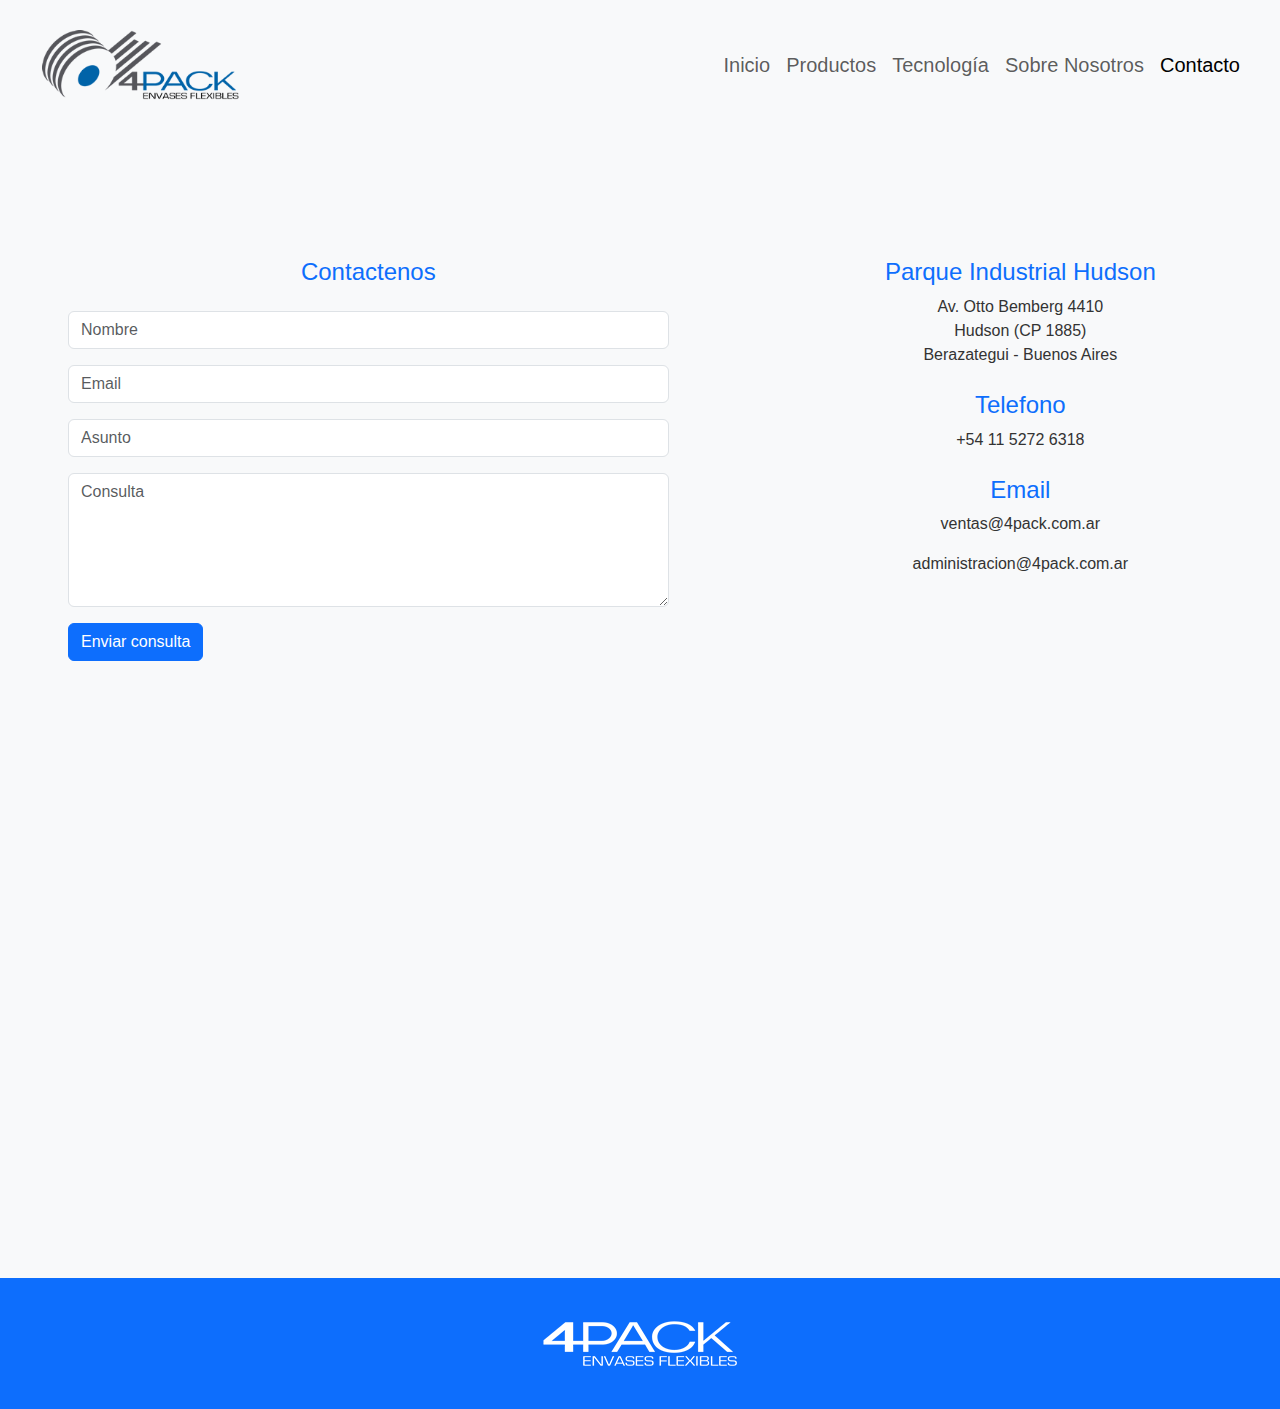
<file: contacto.html>
<!DOCTYPE html>
<html lang="es">
<head>
    <meta charset="UTF-8">
    <meta name="viewport" content="width=device-width, initial-scale=1.0">
    <title>Contacto</title>
    <link href="https://cdn.jsdelivr.net/npm/bootstrap@5.1.3/dist/css/bootstrap.min.css" rel="stylesheet">
    <link href="https://use.fontawesome.com/releases/v5.8.1/css/all.css" rel="stylesheet" integrity="sha384-50oBUHEmvpQ+1lW4y57PTFmhCaXp0ML5d60M1M7uH2+nqUivzIebhndOJK28anvf" crossorigin="anonymous">
    <link href="./styles/styles.css" rel="stylesheet">
</head>
<body>
    <div id="navbar"></div>

    <div class="my-8" id="contacto">
        <section id="sp-main-body">
            <div>
                <div class="row">
                    <div class=" px-6 mb-3 col-md-7">
                        <div class="text-center mb-4">
                            <h4>Contactenos</h4>
                        </div>
                        <form id="contactForm" class="mb-3 pr-3">
                            <div class="mb-3">
                                <input type="text" name="name" class="form-control" placeholder="Nombre" required>
                            </div>
                            <div class="mb-3">
                                <input type="email" name="email" class="form-control" placeholder="Email" required>
                            </div>
                            <div class="mb-3">
                                <input type="text" name="subject" class="form-control" placeholder="Asunto" required>
                            </div>
                            <div class="mb-3">
                                <textarea name="message" rows="5" class="form-control" placeholder="Consulta" required></textarea>
                            </div>
                            <button type="submit" class="btn btn-primary">Enviar consulta</button>
                        </form>
                    </div>
                    <div class="col-md-5">
                        <div class="text-center mb-4">
                            <i class="fa fa-map-marker fa-2x"></i>
                            <h4>Parque Industrial Hudson</h4>
                            <p>Av. Otto Bemberg 4410<br>Hudson (CP 1885)<br>Berazategui - Buenos Aires</p>
                        </div>
                        <div class="text-center mb-4">
                            <i class="fa fa-phone fa-2x"></i>
                            <h4>Telefono</h4>
                            <p>+54 11 5272 6318</p>
                        </div>
                        <div class="text-center mb-4">
                            <i class="fa fa-envelope fa-2x"></i>
                            <h4>Email</h4>
                            <p>ventas@4pack.com.ar</p>
                            <p>administracion@4pack.com.ar</p>
                        </div>
                    </div>
                </div>
            </div>
        </section>
    </div>
    <iframe src="https://www.google.com/maps/embed?pb=!1m14!1m8!1m3!1d26212.010352926267!2d-58.174745!3d-34.793328!3m2!1i1024!2i768!4f13.1!3m3!1m2!1s0x95a327cdda2d9f15%3A0x64d4f5391b1bf1e9!2sParque%20Industrial%20Hudson%20(%20Av%20Bemberg%204400%20)!5e0!3m2!1ses-419!2sus!4v1719184961464!5m2!1ses-419!2sus" width="100%" height="450" style="border:0;" allowfullscreen="" loading="lazy" referrerpolicy="no-referrer-when-downgrade"></iframe>

    <div class="bg-primary">
        <div class="d-flex p-4 justify-content-center">
            <img src="./images/logo/logo-blanco-1.png" class="img-fluid my-3" alt="Logo"></img>
        </div>
    </div>

    <script src="./js/index.js"></script>
    <script src="https://cdn.jsdelivr.net/npm/bootstrap@5.1.3/dist/js/bootstrap.bundle.min.js"></script>
    <script src="https://www.google.com/recaptcha/api.js" async defer></script>
    <script>
        document.addEventListener('DOMContentLoaded', function () {
            const form = document.getElementById('contactForm');

            form.addEventListener('submit', function (event) {
                event.preventDefault();

                if (form.checkValidity()) {
                    const alertSuccess = `
                        <div class="alert alert-success alert-dismissible fade show" role="alert">
                            <svg class="bi" width="24" height="24" role="img" aria-label="Success:">
                                <use xlink:href="#check-circle-fill"/>
                            </svg>
                            <div>
                                Se envió correctamente
                            </div>
                            <button type="button" class="btn-close" data-bs-dismiss="alert" aria-label="Close"></button>
                        </div>
                    `;
                    form.insertAdjacentHTML('beforebegin', alertSuccess);

                    form.reset(); 
                } else {
                    alert('Por favor, completa todos los campos requeridos.');
                }
            });
        });
    </script>
</body>
</html>
</file>
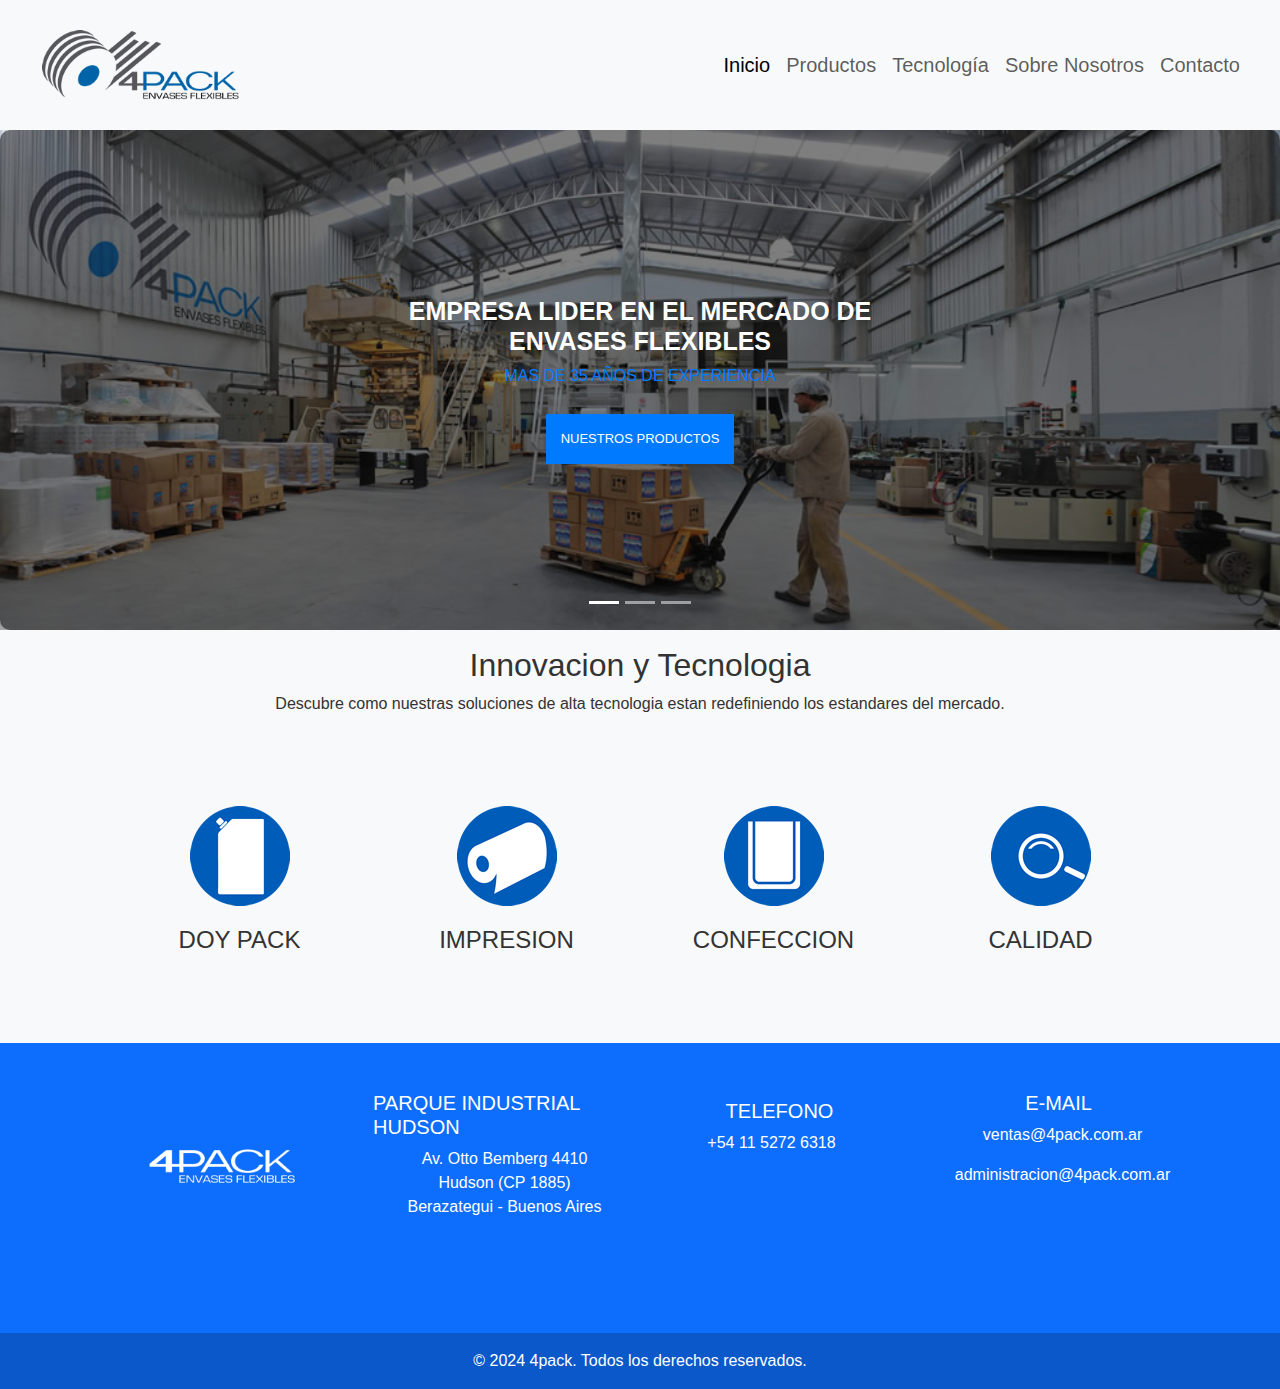
<file: inicio.html>
<!DOCTYPE html>
<html lang="es">
<head>
    <meta charset="UTF-8">
    <meta name="viewport" content="width=device-width, initial-scale=1.0">
    <title>inicio</title>
    <link href="https://cdn.jsdelivr.net/npm/bootstrap@5.1.3/dist/css/bootstrap.min.css" rel="stylesheet">
    <link href="./styles/styles.css" rel="stylesheet">
    <link rel="stylesheet" href="https://use.fontawesome.com/releases/v5.8.1/css/all.css" integrity="sha384-50oBUHEmvpQ+1lW4y57PTFmhCaXp0ML5d60M1M7uH2+nqUivzIebhndOJK28anvf" crossorigin="anonymous">
</head>
<body>
    <div id="navbar"></div>

    <main>
        <div id="carouselExampleCaptions" class="carousel slide" data-bs-ride="carousel">
            <div class="carousel-indicators">
                <button type="button" data-bs-target="#carouselExampleCaptions" data-bs-slide-to="0" class="active" aria-current="true" aria-label="Slide 1"></button>
                <button type="button" data-bs-target="#carouselExampleCaptions" data-bs-slide-to="1" aria-label="Slide 2"></button>
                <button type="button" data-bs-target="#carouselExampleCaptions" data-bs-slide-to="2" aria-label="Slide 3"></button>
            </div>
            <div class="carousel-inner">
                <div class="carousel-item active">
                    <div class="carousel-caption">
                        <div>
                            <h3>EMPRESA LIDER EN EL MERCADO DE <br>ENVASES FLEXIBLES</h3>
                            <p>MAS DE 35 AÑOS DE EXPERIENCIA</p>
                            <a class="btn btn-primary" href="./productos.html">NUESTROS PRODUCTOS</a>
                        </div>
                    </div>
                    <img src="./images/varios/empresa.jpg" class="d-block w-100" alt="empresa">
                </div>
                <div class="carousel-item">
                    <div class="carousel-caption">
                        <div>
                            <h3>CALIDAD ASEGURADA</h3>
                            <p>MAS DE 35 AÑOS DE EXPERIENCIA</p>
                            <a class="btn btn-primary" href="./productos.html">NUESTRO COMPROMISO</a>
                        </div>
                    </div>
                    <img src="./images/varios/slider.jpg" class="d-block w-100" alt="COMPROMISO">
                </div>
                <div class="carousel-item">
                    <div class="carousel-caption">
                        <div>    
                            <h3>INNOVACION Y TECNOLOGIA</h3>
                            <p>MAS DE 35 AÑOS DE EXPERIENCIA</p>
                            <a class="btn btn-primary" href="./productos.html">NUESTROS PROCESOS</a>
                        </div>
                    </div>
                    <img src="./images/varios/calidad.jpg" class="d-block w-100" alt="INNOVACION">
                </div>
            </div>
        </div>

        <section class="section-tecnologia mt-3">
            <div class="container-tech text-center">
                <h2>Innovacion y Tecnologia</h2>
                <p>Descubre como nuestras soluciones de alta tecnologia estan redefiniendo los estandares del mercado.</p>
            </div>
        </section>
        <section class="my-5r w-100 px-5 container section-doy">
            <div class="row text-center">
                <div class="col-6 col-md-3">
                    <a href="/tecnologia.html#doy-pack">
                        <img class="img-fluid" src="./images/varios/doy-pack.png" alt="tecnologia">
                    </a>
                    <h4>DOY PACK</h4>
                </div>
                <div class="col-6 col-md-3">
                    <a href="/tecnologia.html#impresion">
                        <img class="img-fluid" src="./images/varios/impresion.png" alt="impresion">
                    </a>
                    <h4>IMPRESION</h4>
                </div>
                <div class="col-6 col-md-3">
                    <a href="/tecnologia.html#confeccion">
                        <img class="img-fluid" src="./images/varios/confeccion.png" alt="confeccion">
                    </a>
                    <h4>CONFECCION</h4>
                </div>
                <div class="col-6 col-md-3">
                    <a href="/tecnologia.html#calidad">
                        <img class="img-fluid" src="./images/varios/calidad.png" alt="doy-pack">
                    </a>
                    <h4>CALIDAD</h4>
                </div>
            </div>
        </section>
        
    </main>

    <footer class="bg-primary" id="pie-pagina"></footer>

    <script src="./js/index.js"></script>
    <script src="https://cdn.jsdelivr.net/npm/bootstrap@5.1.3/dist/js/bootstrap.bundle.min.js"></script>
</body>
</html>
</file>
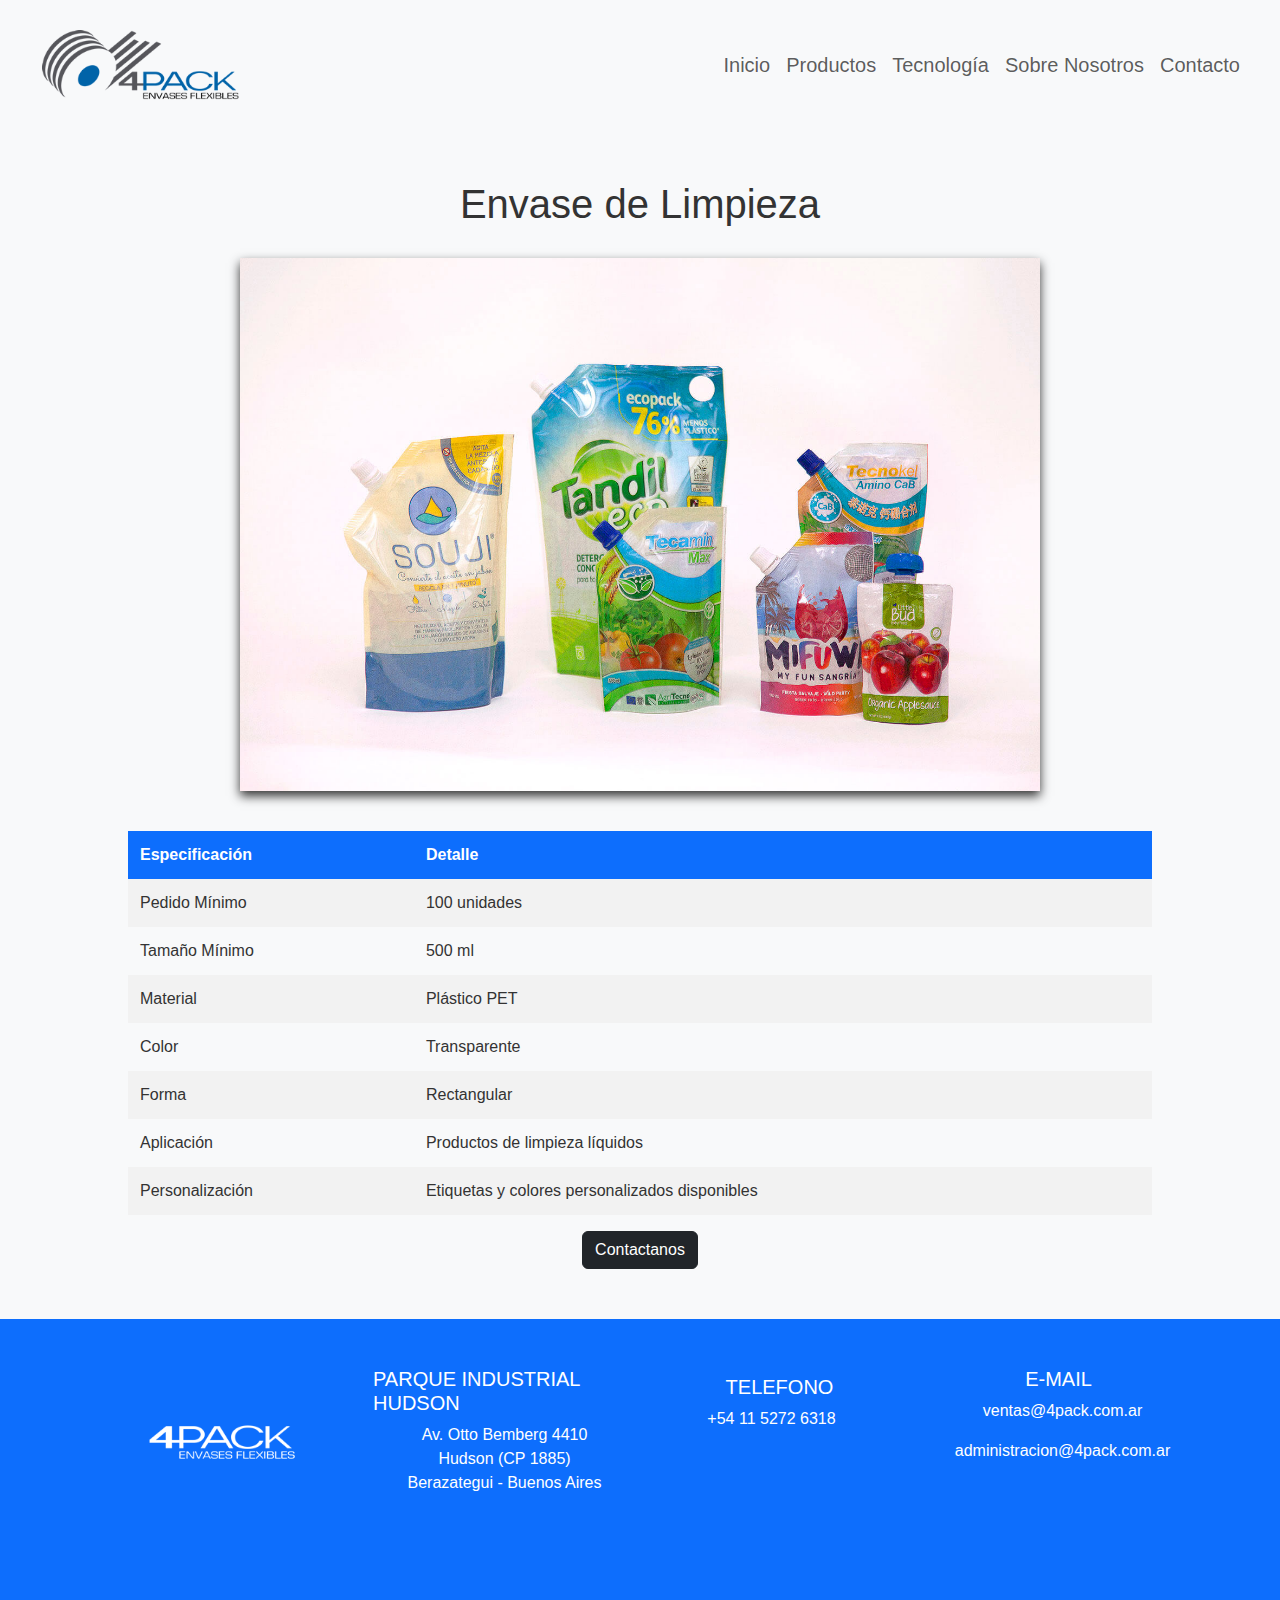
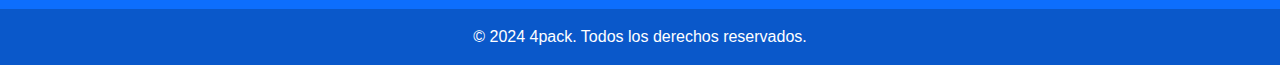
<file: producto-1.html>
<!DOCTYPE html>
<html lang="es">
<head>
    <meta charset="UTF-8">
    <meta name="viewport" content="width=device-width, initial-scale=1.0">
    <title>Producto Generico</title>
    <link href="https://cdn.jsdelivr.net/npm/bootstrap@5.1.3/dist/css/bootstrap.min.css" rel="stylesheet">
    <link href="./styles/productos.css" rel="stylesheet">
    <link rel="stylesheet" href="/styles/styles.css">
    <link rel="stylesheet" href="https://use.fontawesome.com/releases/v5.8.1/css/all.css" integrity="sha384-50oBUHEmvpQ+1lW4y57PTFmhCaXp0ML5d60M1M7uH2+nqUivzIebhndOJK28anvf" crossorigin="anonymous">
</head>
<body>
    <div id="navbar"></div>

    <main>
        <section class="envase-producto-section">
            <div class="envase-container">
                <div class="envase-producto-header">
                    <h1>Envase de Limpieza</h1>
                </div>
                <div class="envase-producto-detalle">
                    <img src="./images/productos/cosmetica.jpeg" alt="Envase de Limpieza" class="envase-producto-imagen img-fluid">
                    <div class="envase-producto-especificaciones">
                        <table>
                            <tr>
                                <th>Especificación</th>
                                <th>Detalle</th>
                            </tr>
                            <tr>
                                <td>Pedido Mínimo</td>
                                <td>100 unidades</td>
                            </tr>
                            <tr>
                                <td>Tamaño Mínimo</td>
                                <td>500 ml</td>
                            </tr>
                            <tr>
                                <td>Material</td>
                                <td>Plástico PET</td>
                            </tr>
                            <tr>
                                <td>Color</td>
                                <td>Transparente</td>
                            </tr>
                            <tr>
                                <td>Forma</td>
                                <td>Rectangular</td>
                            </tr>
                            <tr>
                                <td>Aplicación</td>
                                <td>Productos de limpieza líquidos</td>
                            </tr>
                            <tr>
                                <td>Personalización</td>
                                <td>Etiquetas y colores personalizados disponibles</td>
                            </tr>
                        </table>
                        <div class="d-flex justify-content-center mt-3">
                            <a class="btn btn-dark" href="./contacto.html">Contactanos</a>
                        </div>
                    </div>
                </div>
            </div>
        </section>
    </main>

    <footer class="bg-primary"  id="pie-pagina"></footer>
    
    <script src="./js/index.js"></script>
    <script src="https://cdn.jsdelivr.net/npm/bootstrap@5.1.3/dist/js/bootstrap.bundle.min.js"></script>
</body>
</html>
</file>
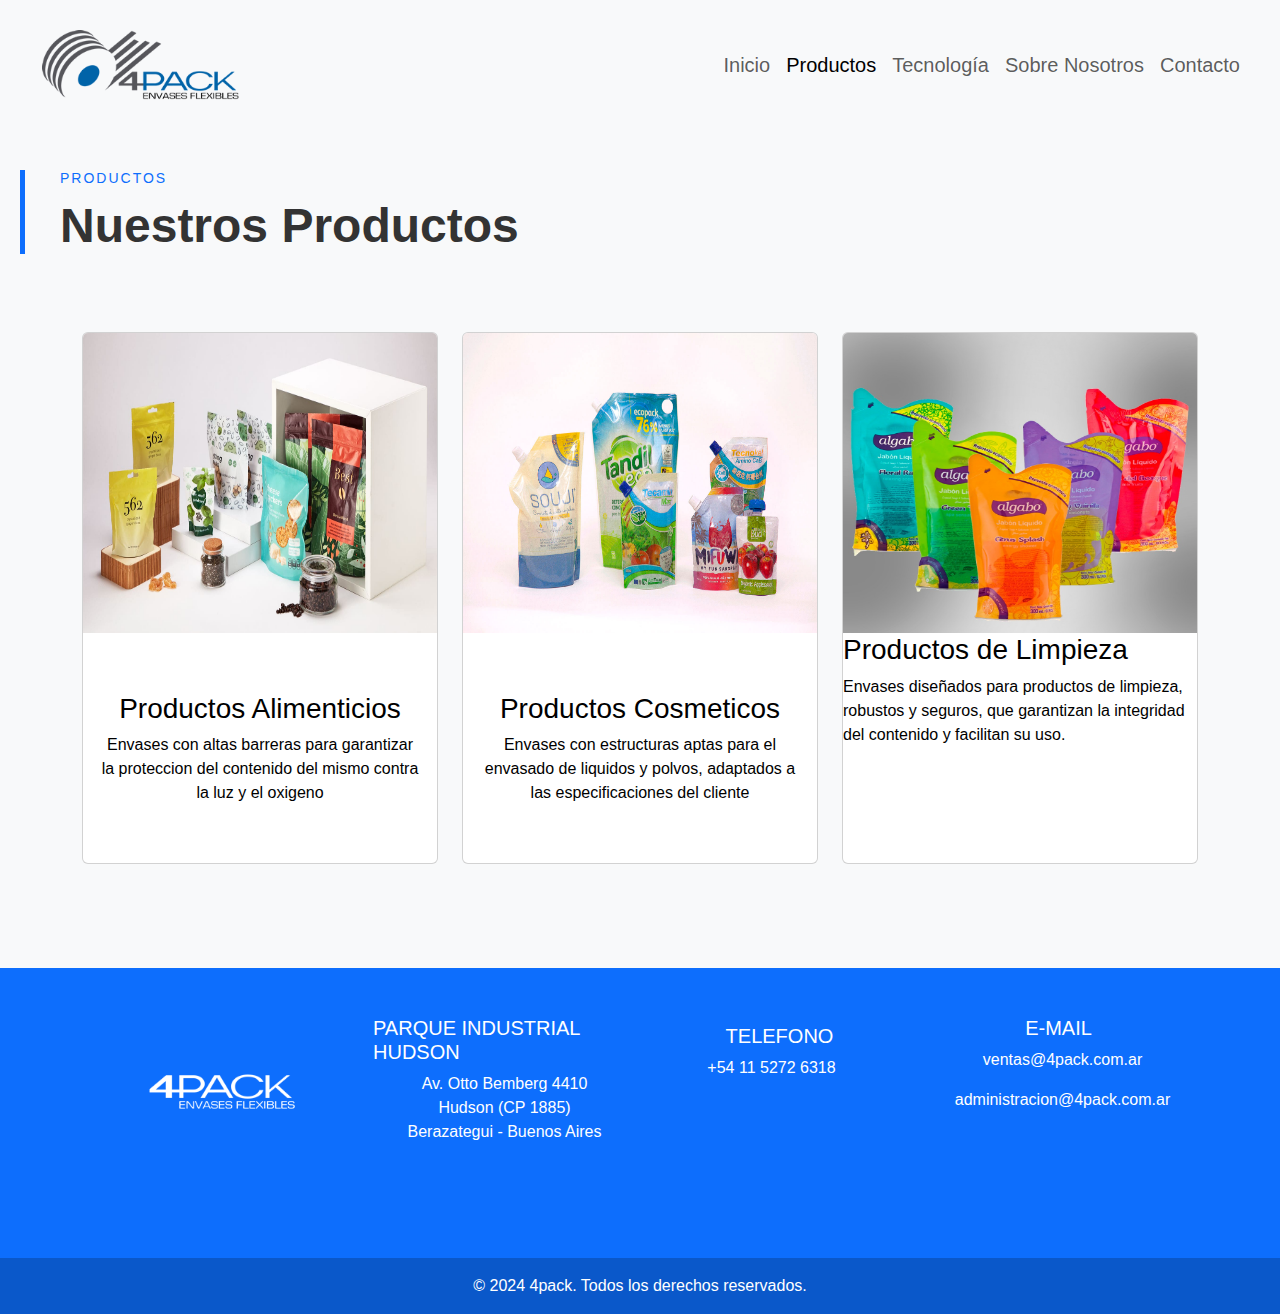
<file: productos.html>
<!DOCTYPE html>
<html lang="es">
<head>
    <meta charset="UTF-8">
    <meta name="viewport" content="width=device-width, initial-scale=1.0">
    <title>Productos</title>
    <link href="https://cdn.jsdelivr.net/npm/bootstrap@5.1.3/dist/css/bootstrap.min.css" rel="stylesheet">
    <link href="./styles/productos.css" rel="stylesheet">
    <link rel="stylesheet" href="https://use.fontawesome.com/releases/v5.8.1/css/all.css" integrity="sha384-50oBUHEmvpQ+1lW4y57PTFmhCaXp0ML5d60M1M7uH2+nqUivzIebhndOJK28anvf" crossorigin="anonymous">
    <link rel="stylesheet" href="./styles/styles.css">
</head>
<body>
    <div id="navbar"></div>
    <section class="productos-section bg-light">
        <div class="productos-header">
            <div class="productos-subtitulo-container">
                <h3 class="productos-subtitulo">PRODUCTOS</h3>
                <h1 class="productos-titulo">Nuestros Productos</h1>
            </div>
        </div>
        <div>
            <div class="album py-5">
                <div class="container">
                    <div class="row row-cols-1 row-cols-md-2 row-cols-lg-3">
                        <div class="col mb-3">
                            <div class="card h-100 hover-card">
                                <a href="./producto-1.html">
                                    <img src="./images/productos/Alimenticios.png" class="card-img-top" alt="Alimenticios">
                                    <div class="card-body text-center">
                                        <h3 class="">Productos Alimenticios</h3>
                                        <p class="card-text">Envases con altas barreras para garantizar la proteccion del contenido del mismo contra la luz y el oxigeno</p>
                                    </div>
                                </a>
                            </div>
                        </div>
                        <div class="col mb-3">
                            <div class="card h-100 hover-card">
                                <a href="./producto-1.html">
                                    <img src="./images/productos/cosmetica.jpeg" class="card-img-top" alt="cosmetica">
                                    <div class="card-body text-center">
                                        <h3 class="">Productos Cosmeticos</h3>
                                        <p class="card-text">Envases con estructuras aptas para el envasado de liquidos y polvos, adaptados a las especificaciones del cliente </p>
                                    </div>
                                </a>
                            </div>
                        </div>
                        <div class="col mb-3">
                            <div class="card h-100 hover-card">
                                <a href="./producto-1.html">
                                    <img src="./images/productos/JabonLiquidoCon.png" class="card-img-top" alt="jabonliquido>
                                    <div class="card-body text-center">
                                        <h3 class="">Productos de Limpieza</h3>
                                        <p class="card-text">Envases diseñados para productos de limpieza, robustos y seguros, que garantizan la integridad del contenido y facilitan su uso.</p>
                                    </div>
                                </a>
                            </div>
                        </div>

        </div>
    </section>

    <footer class="bg-primary"  id="pie-pagina"></footer>

    <script src="./js/index.js"></script>
    <script src="https://cdn.jsdelivr.net/npm/bootstrap@5.1.3/dist/js/bootstrap.bundle.min.js"></script>
</body>
</html>
</file>
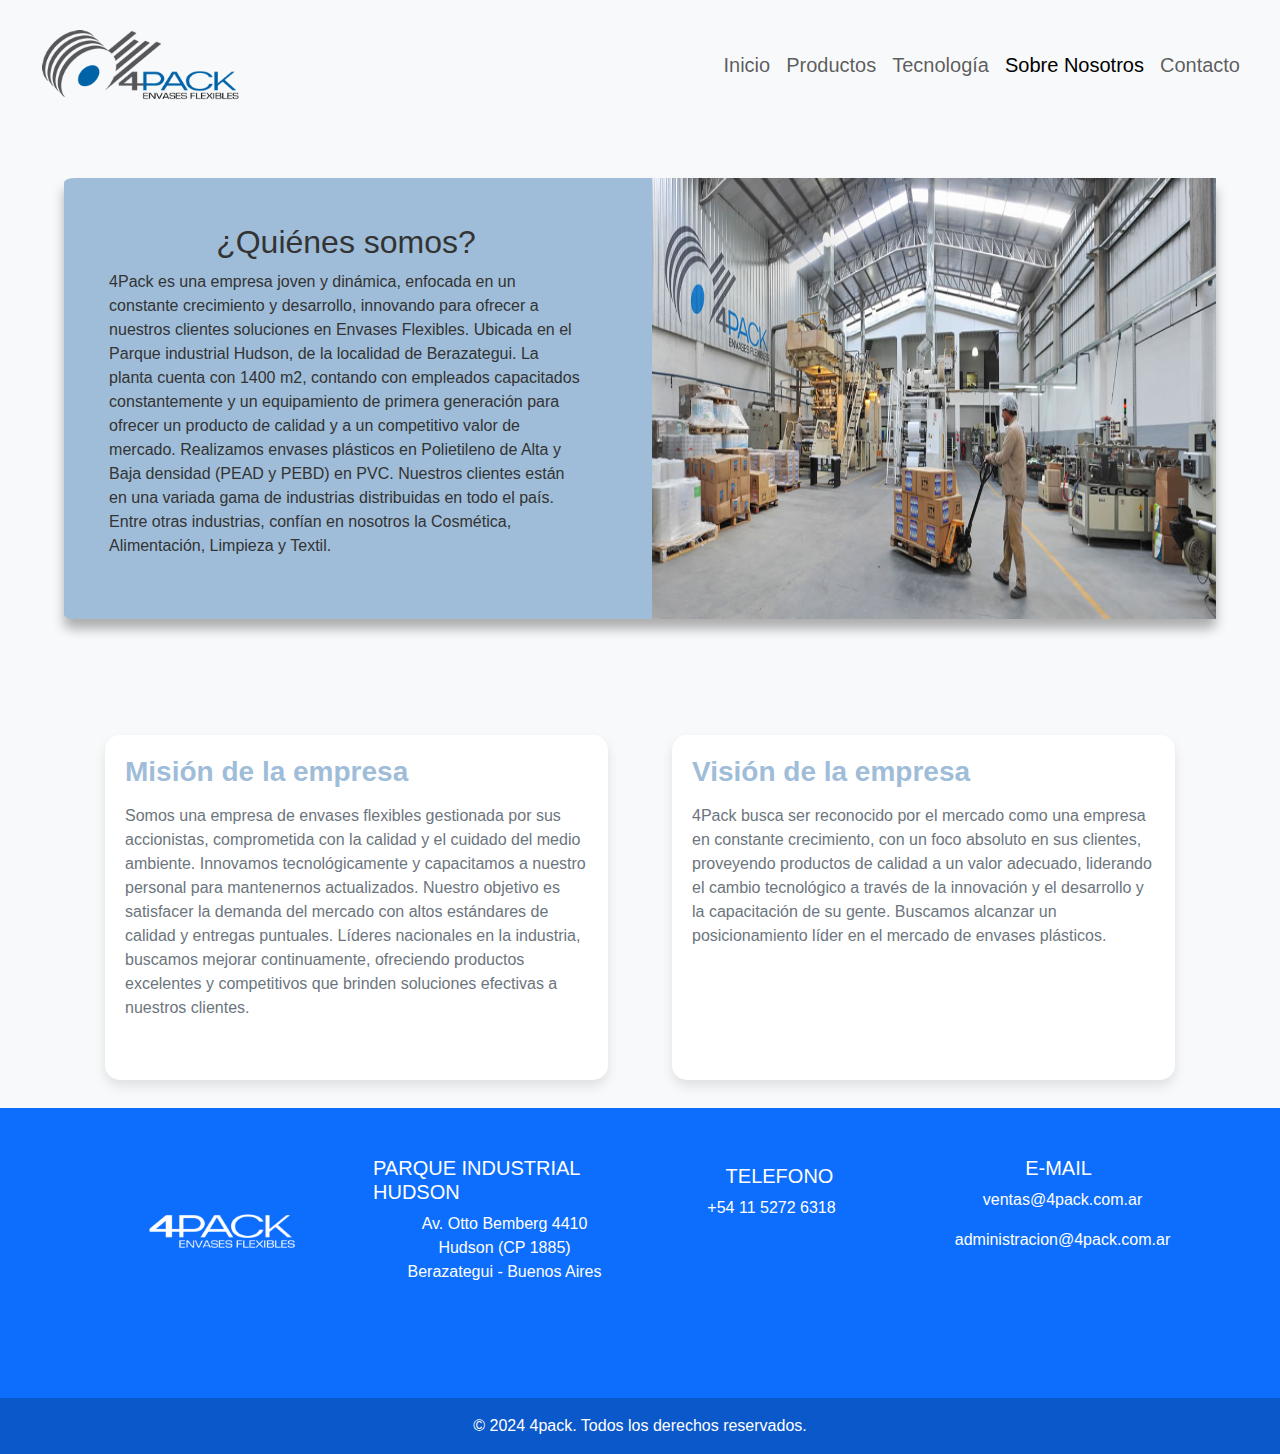
<file: sobrenosotros.html>
<!DOCTYPE html>
<html lang="es">
<head>
    <meta charset="UTF-8">
    <meta name="viewport" content="width=device-width, initial-scale=1.0">
    <title>sobre nosotros</title>
    <link href="https://cdn.jsdelivr.net/npm/bootstrap@5.1.3/dist/css/bootstrap.min.css" rel="stylesheet">
    <link href="./styles/styles.css" rel="stylesheet">
    <link rel="stylesheet" href="https://use.fontawesome.com/releases/v5.8.1/css/all.css" integrity="sha384-50oBUHEmvpQ+1lW4y57PTFmhCaXp0ML5d60M1M7uH2+nqUivzIebhndOJK28anvf" crossorigin="anonymous">
    <link rel="stylesheet" href="./styles/nosotros.css">
</head>
<body>
    <div id="navbar"></div>

    <section class="bg-greenA contenedor my-5">
      <div class="row">
          <div class="text-start col-12 col-lg-6 d-flex align-items-center mb-3 mb-md-0">
              <div class="container-nosotros">
                  <h2>¿Quiénes somos?</h2>
                  <p>4Pack es una empresa joven y dinámica, enfocada en un constante crecimiento y desarrollo, innovando para ofrecer a nuestros clientes soluciones en Envases Flexibles.
  
                  Ubicada en el Parque industrial Hudson, de la localidad de Berazategui. La planta cuenta con 1400 m2, contando con empleados capacitados constantemente y un equipamiento de primera generación para ofrecer un producto de calidad y a un competitivo valor de mercado.
  
                  Realizamos envases plásticos en Polietileno de Alta y Baja densidad (PEAD y PEBD) en PVC. Nuestros clientes están en una variada gama de industrias distribuidas en todo el país. Entre otras industrias, confían en nosotros la Cosmética, Alimentación, Limpieza y Textil.</p>
              </div>
          </div>  
          <div class="col-12 col-lg-6">
              <img src="./images/varios/empresa.jpg" alt="Sobre Nosotros" class="w-100 h-100">
          </div>
      </div>
  </section> 

 
  


  <div class="album py-5">
    <div class="container">
        <div class="row row-cols-1 row-cols-md-2 g-4">
            <div class="col">
                <div class="card h-100">
                    <div class="card-body d-flex flex-column">
                        <h3 class="text-greenA card-title">Misión de la empresa</h3>
                        <p class="card-text flex-grow-1">
                            Somos una empresa de envases flexibles gestionada por sus accionistas, comprometida con la calidad y el cuidado del medio ambiente. Innovamos tecnológicamente y capacitamos a nuestro personal para mantenernos actualizados. Nuestro objetivo es satisfacer la demanda del mercado con altos estándares de calidad y entregas puntuales.
                            Líderes nacionales en la industria, buscamos mejorar continuamente, ofreciendo productos excelentes y competitivos que brinden soluciones efectivas a nuestros clientes.
                        </p>
                    </div>
                </div>
            </div>
            <div class="col">
                <div class="card h-100">
                    <div class="card-body d-flex flex-column">
                        <h3 class="text-greenA card-title">Visión de la empresa</h3>
                        <p class="card-text flex-grow-1">
                            4Pack busca ser reconocido por el mercado como una empresa en constante crecimiento, con un foco absoluto en sus clientes, proveyendo productos de calidad a un valor adecuado, liderando el cambio tecnológico a través de la innovación y el desarrollo y la capacitación de su gente. Buscamos alcanzar un posicionamiento líder en el mercado de envases plásticos.
                        </p>
                    </div>
                </div>
            </div>
        </div>
    </div>
</div>
    

    
    <footer class="bg-primary"  id="pie-pagina"></footer>
    
    <script src="./js/index.js"></script>
    <script src="https://cdn.jsdelivr.net/npm/bootstrap@5.1.3/dist/js/bootstrap.bundle.min.js"></script>
</body>
</html>
</file>
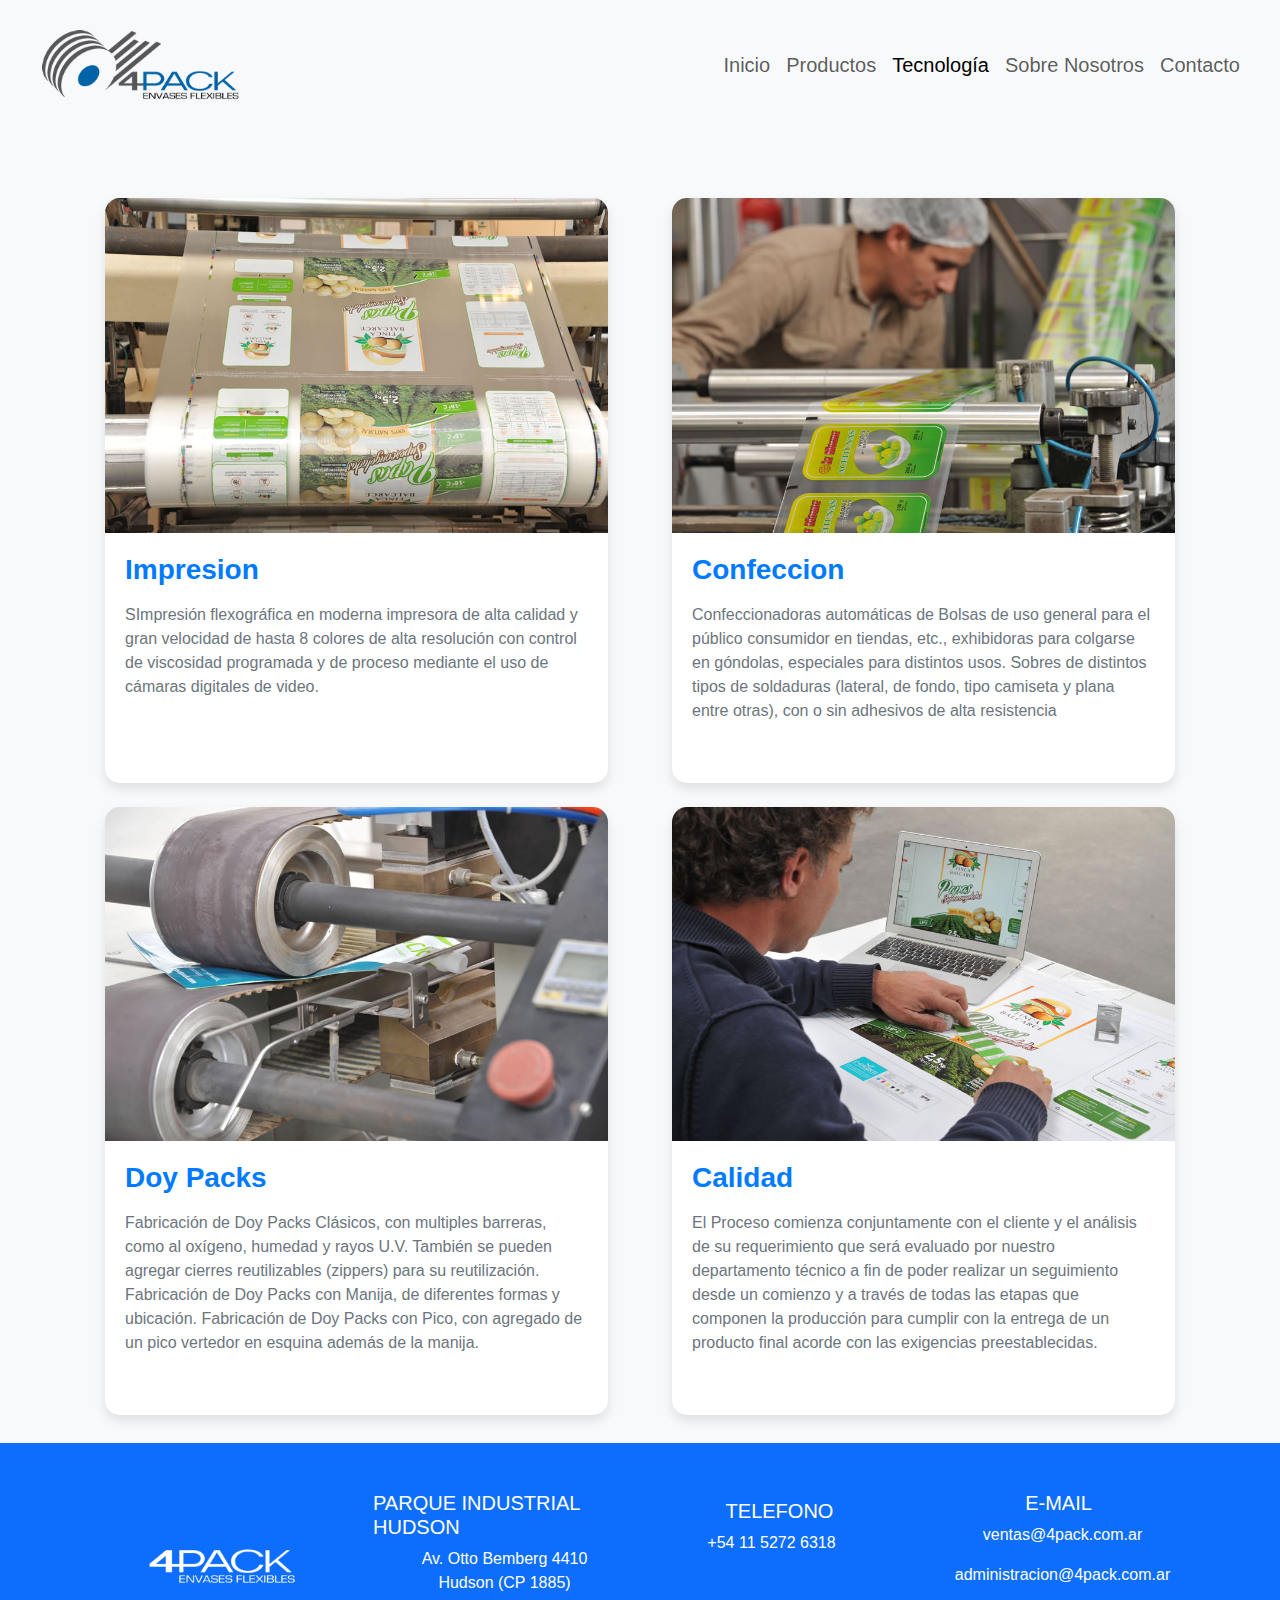
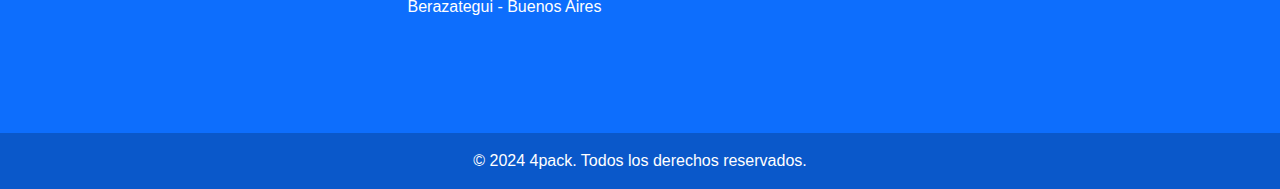
<file: tecnologia.html>
<!DOCTYPE html>
<html lang="es">
<head>
    <meta charset="UTF-8">
    
    <meta name="viewport" content="width=device-width, initial-scale=1.0">
    <title>sobre nosotros</title>
    <link href="https://cdn.jsdelivr.net/npm/bootstrap@5.1.3/dist/css/bootstrap.min.css" rel="stylesheet">
    <link href="./styles/styles.css" rel="stylesheet">
    <link rel="stylesheet" href="./styles/tecnologia.css">
    <link rel="stylesheet" href="https://use.fontawesome.com/releases/v5.8.1/css/all.css" integrity="sha384-50oBUHEmvpQ+1lW4y57PTFmhCaXp0ML5d60M1M7uH2+nqUivzIebhndOJK28anvf" crossorigin="anonymous">

    
</head>
<body>
    <div id="navbar"></div>

    <div class="album bg-light py-5">
        <div class="container">
            <div class="row row-cols-1 row-cols-md-2 g-4">
                <div class="col">
                    <div id="impresion" class="card h-100">
                        <img class="card-img-top" src="./images/varios/impresion.jpg" alt="">
                        <div class="card-body d-flex flex-column">
                            <h3 class="card-title">Impresion</h3>
                            <p class="card-text flex-grow-1">
                                SImpresión flexográfica en moderna impresora de alta calidad y gran velocidad de hasta 8 colores de alta resolución con control de viscosidad programada y de proceso mediante el uso de cámaras digitales de video.
                            </p>
                        </div>
                    </div>
                </div>

                <div class="col">
                    <div id="confeccion" class="card h-100">
                        <img class="card-img-top" src="./images/varios/confeccion.jpg" alt="">
                        <div class="card-body d-flex flex-column">
                            <h3 class="card-title">Confeccion</h3>
                            <p class="card-text flex-grow-1">
                                Confeccionadoras automáticas de
                                Bolsas
                                de uso general para el público consumidor en tiendas, etc., exhibidoras para colgarse en góndolas, especiales para distintos usos.
                                Sobres
                                de distintos tipos de soldaduras (lateral, de fondo, tipo camiseta y plana entre otras), con o sin adhesivos de alta resistencia
                            </p>
                        </div>
                    </div>
                </div>
                
                <div class="col">
                    <div id="doy-pack" class="card h-100">
                        <img class="card-img-top" src="./images/varios/doy-pack.jpg" alt="">
                        <div  class="card-body d-flex flex-column">
                            
                            <h3 class="card-title">Doy Packs</h3>
                            <p class="card-text flex-grow-1">
                                Fabricación de Doy Packs Clásicos, con multiples barreras, como al oxígeno, humedad y rayos U.V.
                                También se pueden agregar cierres reutilizables (zippers) para su reutilización.
                                Fabricación de Doy Packs con Manija, de diferentes formas y ubicación.
                                Fabricación de Doy Packs con Pico, con agregado de un pico vertedor en esquina además de la manija.
                            </p>
                        </div>
                    </div>
                </div>

                <div  class="col">
                    <div id="calidad" class="card h-100">
                        <img class="card-img-top" src="./images/varios/calidad.jpg" alt="">
                        <div  class="card-body d-flex flex-column">
                            <h3 class="card-title">Calidad</h3>
                            <p class="card-text flex-grow-1">
                                El Proceso comienza conjuntamente con el cliente y el análisis de su requerimiento que será evaluado por nuestro departamento técnico a fin de poder realizar un seguimiento desde un comienzo y a través de todas las etapas que componen la producción para cumplir con la entrega de un producto final acorde con las exigencias preestablecidas.
                            </p>
                        </div>
                    </div>
                </div>
            </div>
        </div>
    </div>


    
    <footer class="bg-primary"  id="pie-pagina"></footer>
    
    <script src="./js/index.js"></script>
    <script src="https://cdn.jsdelivr.net/npm/bootstrap@5.1.3/dist/js/bootstrap.bundle.min.js"></script>
</body>
</html>
</file>
<file: styles/styles.css>
body {
    font-family: Arial, sans-serif;
    background-color: #f8f9fa;
    color: #333;
    margin: 0;
    padding: 0;
}

header {
    background-color: #007bff;
    color: white;
}

.my-5r {
    margin-top: 5rem;
    margin-bottom: 5rem;
}

.section-doy img {
    margin-bottom: 10px;
    transition: transform 0.3s ease; 
}

.section-doy img:hover {
    transform: scale(1.3);
    
}

.section-doy h4 {
    margin-top: 10px;
}



.navbar-brand {
    position: relative;
    padding: 10px;
    transition: transform 0.3s ease-in-out;
}

.navbar-brand:hover {
    transform: scale(1.1); 
}


.carousel {
    position: relative;
}

.carousel-indicators{
    z-index: 11;
}
.carousel-inner {
    height: 500px; 
}

.carousel-item {
    height: 100%;
}

.carousel-item img {
    height: 100%;
    object-fit: cover; 
}
.carousel-caption {
    position: absolute;
    top: 50%;
    left: 50%;
    transform: translate(-50%, -50%); 
    z-index: 10;
    padding: 20px;
    color: #fff;
    text-align: center;
    background-color: rgba(0, 0, 0, 0.5); 
    border-radius: 10px; 
    height: 100%;
    width: 100%;
    display: flex;
    align-items: center;
    justify-content: center;
}

.carousel-caption h3 {
    font-size: 25px;
    font-weight: 800;
}

.carousel-caption p {
    color: #007bff;
}

.carousel-caption .btn {
    margin-top: 10px; 
    background-color: #007bff; 
    border: none; 
    padding: 15px;
    border-radius: 0;
    font-size: 13px;
    font-weight: 400;
}

.carousel-caption .btn:hover {
    background-color: #0056b3; 
}

footer {
    background-color: #343a40;
}



.hero {
    background: url('../images/varios/empresa.jpg') center center / cover no-repeat;
    color: #000000;
    height: 90vh;
    display: flex;
    align-items: center;
    justify-content: center;
    position: relative;
    inset: 10rem;
    z-index: 1;
    background-color: rgba(255, 255, 255, 0.5);
}

.hero::before {
    content: "";
    position: absolute;
    top: 0;
    left: 0;
    right: 0;
    bottom: 0;
    background-color: rgba(0, 0, 0, 0.5); 
    z-index: 1;
}

.section-doy img {
    margin: 10px;
}


.navbar {
    padding: 20px;
}

.navbar-brand img {
    height: 70px;
}

.navbar-collapse ul li {
    font-size: 20px;
}


.section-tech {
    background-color: #f4f4f4; 
    padding: 50px 0;
}

.tech-card {
    text-align: center;
    padding: 20px;
    transition: transform 0.3s ease;
}

.tech-card:hover {
    transform: translateY(-10px); 
}

.tech-icon {
    width: 80px; 
    margin-bottom: 20px;
}

.section-title {
    color: #0056b3; 
    text-align: center;
    margin-bottom: 40px;
}

.section-tecnologia 

.mb-8 {
    margin-bottom: 5rem;
}
.my-8 {
    margin-bottom: 8rem;
    margin-top: 8rem;
}

.px-6 {
    padding-left: 5rem;
    padding-right: 5rem;
}
#contacto h4 {
    color: #0d6efd;
}



.text-greenA{
    color:  rgb(159, 189, 216);
}
.bg-greenA {
    background: rgb(159, 189, 216);
}

.container-nosotros {
    padding: 8%;
}

.container-nosotros h2 {
    text-align: center;
}


.bg-azul-1 {
    background-color: #004173;
}
.bg-azul-2 {
    background-color: #0979b0;
}
.bg-azul-3 {
    background-color: #0cb7f2;
}
.bg-azul-4 {
    background-color: #7deaf9;
}
.bg-azul-5 {
    background-color: #b6ffff;
}
</file>
<file: styles/productos.css>
.productos-section {
    padding: 40px 20px;
}

.productos-header {
    display: flex;
    flex-direction: column;
    align-items: flex-start;
    margin-bottom: 30px;
}

.productos-subtitulo-container {
    position: relative;
    padding-left: 40px; 
}

.productos-subtitulo-container::before {
    content: '';
    position: absolute;
    left: 0;
    top: 0;
    width: 5px;
    height: 100%;
    background-color: rgba(13, 110, 253, 1); 
}

.productos-subtitulo {
    color: rgba(13, 110, 253, 1); 
    font-size: 14px;
    letter-spacing: 2px;
    margin: 0;
}

.productos-titulo {
    font-size: 48px;
    font-weight: bold;
    color: #333;
    margin: 0;
    padding-top: 10px; 
}


.card-img-top{
    min-height: 300px;
    max-height: 300px;
}
.card-body{
    display: flex;
    flex-direction: column;
    align-items: center;
    justify-content: center;
    min-height: 230px;
}
.card a{
    text-decoration: none;
    color: black;
}


.hover-card {
    transition: transform 0.3s ease, box-shadow 0.3s ease;
}

.hover-card:hover {
    transform: scale(1.05);
    box-shadow: 0 10px 20px rgba(0, 0, 0, 0.2);
}



.envase-container {
    width: 80%;
    margin: 0 auto;
}

.envase-producto-section {
    padding: 50px 0;
}

.envase-producto-header {
    text-align: center;
    margin-bottom: 30px;
}

.envase-producto-detalle {
    display: flex;
    flex-direction: column;
    align-items: center;
}

.envase-producto-imagen {
    max-width: 100%;
    width: 800px;
    height: auto;
    margin-bottom: 20px;
    box-shadow:0 5px 10px ;
}

.envase-producto-especificaciones {
    width: 100%;
    overflow-x: auto;
}

.envase-producto-especificaciones table {
    width: 100%;
    border-collapse: collapse;
    margin-top: 20px;
}

.envase-producto-especificaciones th, .envase-producto-especificaciones td {
    padding: 12px;
    text-align: left;
}

.envase-producto-especificaciones th {
    background-color: rgba(13, 110, 253, 1);
    color: white;
}

.envase-producto-especificaciones tr:nth-child(even) {
    background-color: #f2f2f2;
}

.envase-producto-especificaciones tr:hover {
    background-color: #e9ecef;
}
</file>
<file: styles/nosotros.css>
.album {
    padding: 50px 0;
    display: flex;
    flex-wrap: wrap;
    justify-content: center;
    gap: 20px;
}
.contenedor {
    box-shadow: 0 10px 12px rgb(0, 0, 0, 0.3);
    border-radius: 1%;
    margin: 0 5%;
}

.card {
    border: none;
    border-radius: 15px;
    box-shadow: 0 6px 12px rgba(0, 0, 0, 0.1);
    overflow: hidden;
    transition: transform 0.3s, box-shadow 0.3s;
    background-color: #fff;
    margin: 20px;
}

.card:hover {
    transform: translateY(-10px);
    box-shadow: 0 12px 24px rgba(0, 0, 0, 0.2);
}

.card-body {
    padding: 20px;
}

.card-title {
    font-size: 1.75rem;
    font-weight: bold;
    margin-bottom: 1rem;
}

.card-text {
    font-size: 1rem;
    line-height: 1.5;
    color: #6c757d;
}

.container {
    max-width: 1140px;
    margin: 0 auto;
    padding: 0 15px;
}

.row-cols-1 .col, .row-cols-md-2 .col {
    display: flex;
    justify-content: center;
}
</file>
<file: styles/tecnologia.css>
body {
    font-family: 'Roboto', sans-serif;
    background-color: #e9ecef;
    color: #343a40;
    margin: 0;
    padding: 0;
}


.album {
    padding: 50px 0;
    display: flex;
    flex-wrap: wrap;
    justify-content: center;
    gap: 20px;
}


.card {
    border: none;
    border-radius: 15px;
    box-shadow: 0 6px 12px rgba(0, 0, 0, 0.1);
    overflow: hidden;
    transition: transform 0.3s, box-shadow 0.3s;
    background-color: #fff;
    
    margin: 20px;
}

.card:hover {
    transform: translateY(-10px);
    box-shadow: 0 12px 24px rgba(0, 0, 0, 0.2);
}

.card-body {
    padding: 20px;
}

.card-title {
    font-size: 1.75rem;
    font-weight: bold;
    margin-bottom: 1rem;
    color: #007bff;
}

.card-text {
    font-size: 1rem;
    line-height: 1.5;
    color: #6c757d;
}

.container {
    max-width: 1140px;
    margin: 0 auto;
    padding: 0 15px;
}

.row-cols-1 .col, .row-cols-md-2 .col {
    display: flex;
    justify-content: center;
}
</file>
